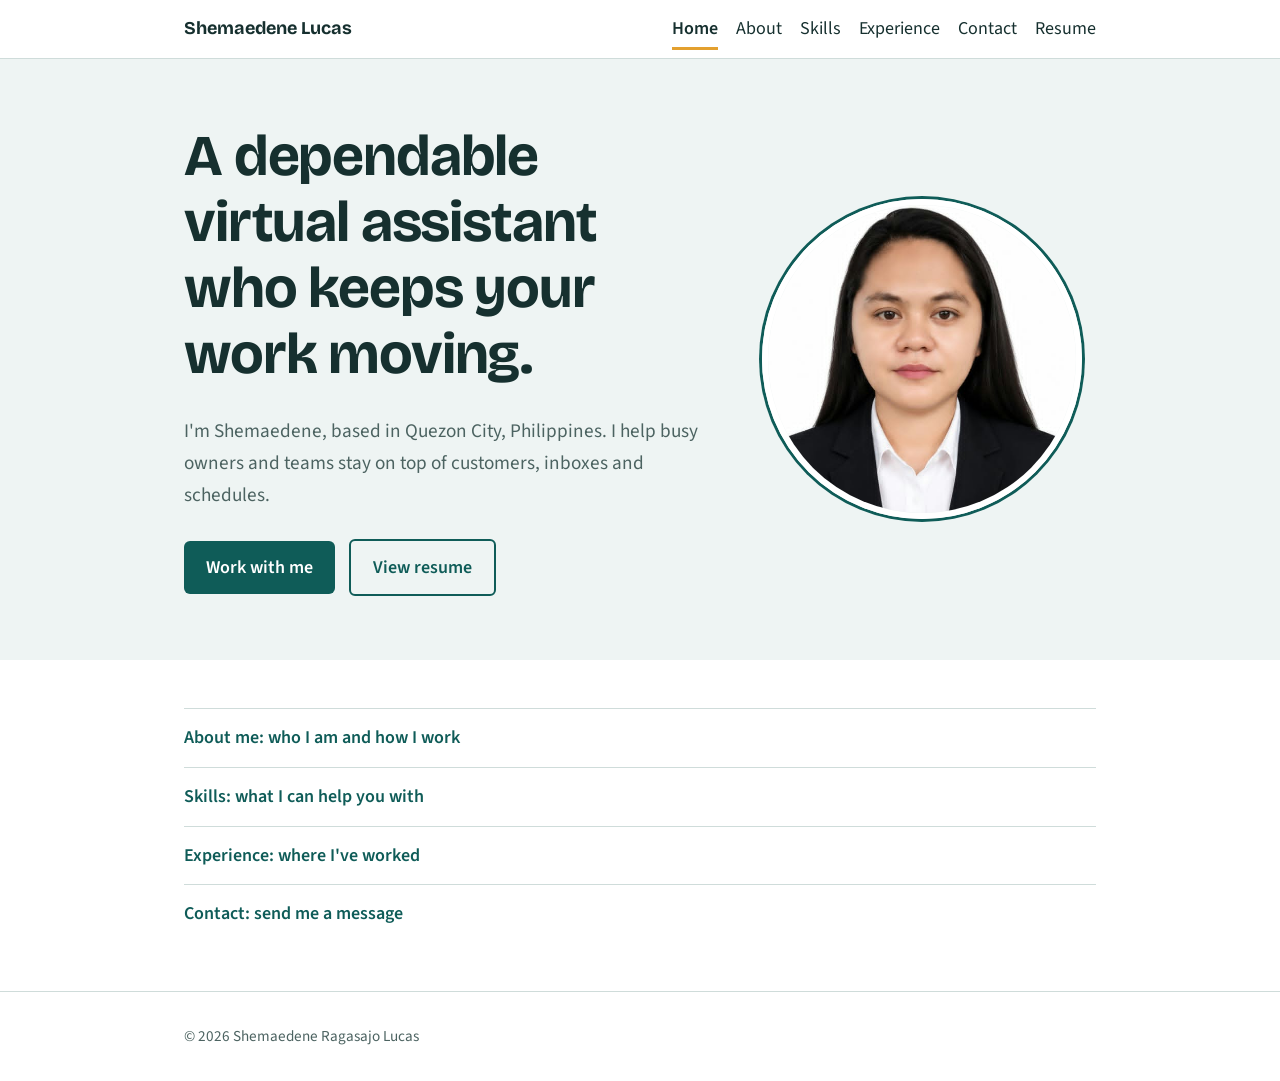
<file: index.html>
<!DOCTYPE html>
<html lang="en">
<head>
<meta charset="utf-8">
<meta name="viewport" content="width=device-width, initial-scale=1">
<title>Home | Shemaedene Lucas, Virtual Assistant</title>
<meta name="description" content="Shemaedene Lucas, an entry-level virtual assistant based in the Philippines offering customer support, email, data entry and scheduling help.">
<link rel="preconnect" href="https://fonts.googleapis.com">
<link rel="preconnect" href="https://fonts.gstatic.com" crossorigin>
<link href="https://fonts.googleapis.com/css2?family=Bricolage+Grotesque:wght@600;700&family=Source+Sans+3:wght@400;600&display=swap" rel="stylesheet">
<link rel="stylesheet" href="style.css">
</head>
<body>
<header class="top"><div class="wrap">
<a class="brand" href="index.html">Shemaedene Lucas</a>
<nav aria-label="Main"><a href="index.html" aria-current="page">Home</a><a href="about.html">About</a><a href="skills.html">Skills</a><a href="experience.html">Experience</a><a href="contact.html">Contact</a><a href="resume.html">Resume</a></nav>
</div></header>
<main>
<div class="hero"><div class="wrap">
<div>
<h1>A dependable virtual assistant who keeps your work moving.</h1>
<p class="lead">I'm Shemaedene, based in Quezon City, Philippines. I help busy owners and teams stay on top of customers, inboxes and schedules.</p>
<a class="btn" href="contact.html">Work with me</a>
<a class="btn alt" href="resume.html">View resume</a>
</div>
<img src="images/photo.jpg" alt="Portrait of Shemaedene Lucas in a black blazer and white collared shirt">
</div></div>
<section><div class="wrap links">
<a href="about.html">About me: who I am and how I work</a>
<a href="skills.html">Skills: what I can help you with</a>
<a href="experience.html">Experience: where I've worked</a>
<a href="contact.html">Contact: send me a message</a>
</div></section>
</main>
<footer><div class="wrap">&copy; 2026 Shemaedene Ragasajo Lucas</div></footer>
</body>
</html>
</file>
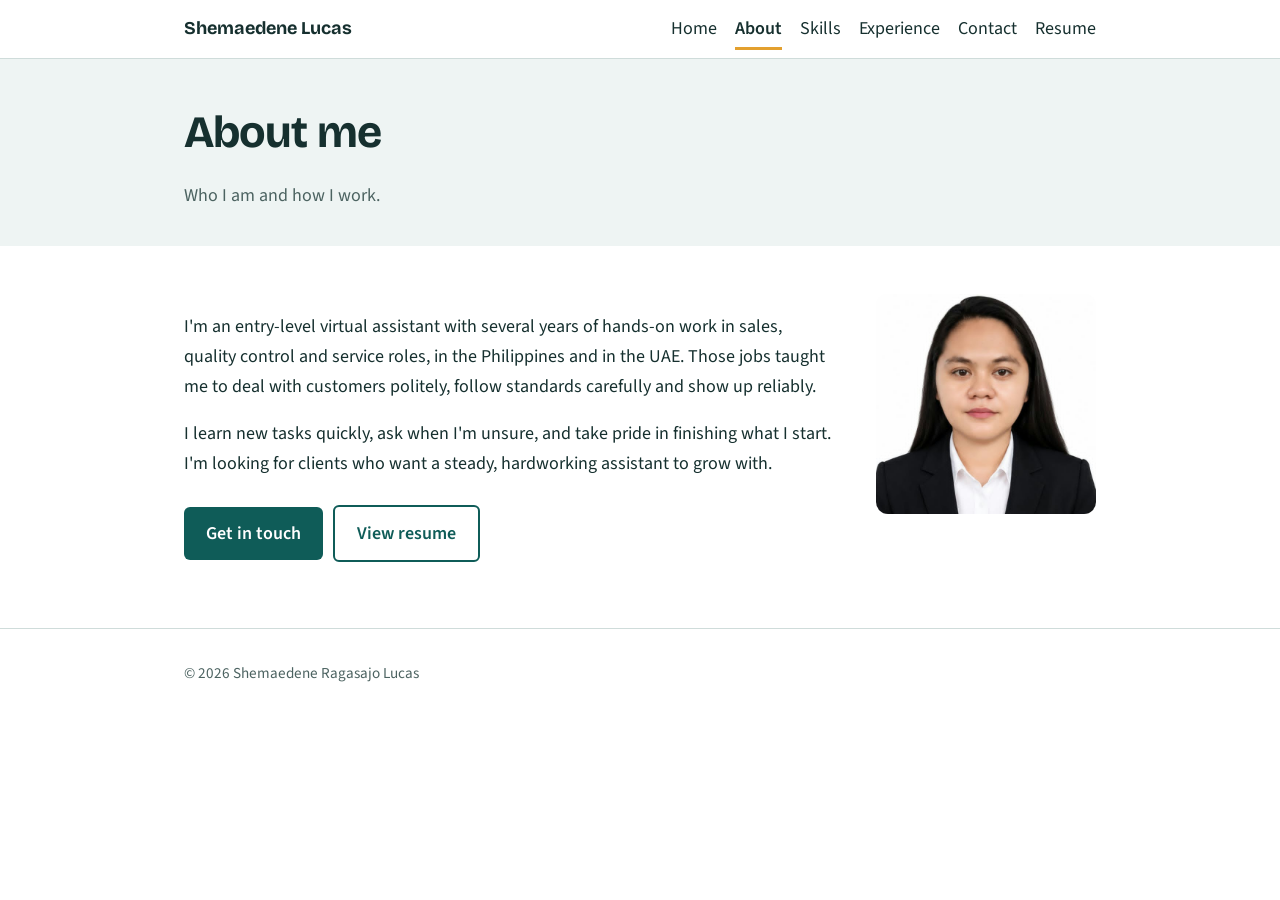
<file: about.html>
<!DOCTYPE html>
<html lang="en">
<head>
<meta charset="utf-8">
<meta name="viewport" content="width=device-width, initial-scale=1">
<title>About | Shemaedene Lucas, Virtual Assistant</title>
<meta name="description" content="Shemaedene Lucas, an entry-level virtual assistant based in the Philippines offering customer support, email, data entry and scheduling help.">
<link rel="preconnect" href="https://fonts.googleapis.com">
<link rel="preconnect" href="https://fonts.gstatic.com" crossorigin>
<link href="https://fonts.googleapis.com/css2?family=Bricolage+Grotesque:wght@600;700&family=Source+Sans+3:wght@400;600&display=swap" rel="stylesheet">
<link rel="stylesheet" href="style.css">
</head>
<body>
<header class="top"><div class="wrap">
<a class="brand" href="index.html">Shemaedene Lucas</a>
<nav aria-label="Main"><a href="index.html">Home</a><a href="about.html" aria-current="page">About</a><a href="skills.html">Skills</a><a href="experience.html">Experience</a><a href="contact.html">Contact</a><a href="resume.html">Resume</a></nav>
</div></header>
<main>
<div class="page-head"><div class="wrap"><h1>About me</h1><p>Who I am and how I work.</p></div></div>
<section><div class="wrap about">
<div>
<p>I'm an entry-level virtual assistant with several years of hands-on work in sales, quality control and service roles, in the Philippines and in the UAE. Those jobs taught me to deal with customers politely, follow standards carefully and show up reliably.</p>
<p>I learn new tasks quickly, ask when I'm unsure, and take pride in finishing what I start. I'm looking for clients who want a steady, hardworking assistant to grow with.</p>
<p><a class="btn" href="contact.html">Get in touch</a><a class="btn alt" href="resume.html">View resume</a></p>
</div>
<img src="images/photo.jpg" alt="Portrait of Shemaedene Lucas">
</div></section>
</main>
<footer><div class="wrap">&copy; 2026 Shemaedene Ragasajo Lucas</div></footer>
</body>
</html>
</file>
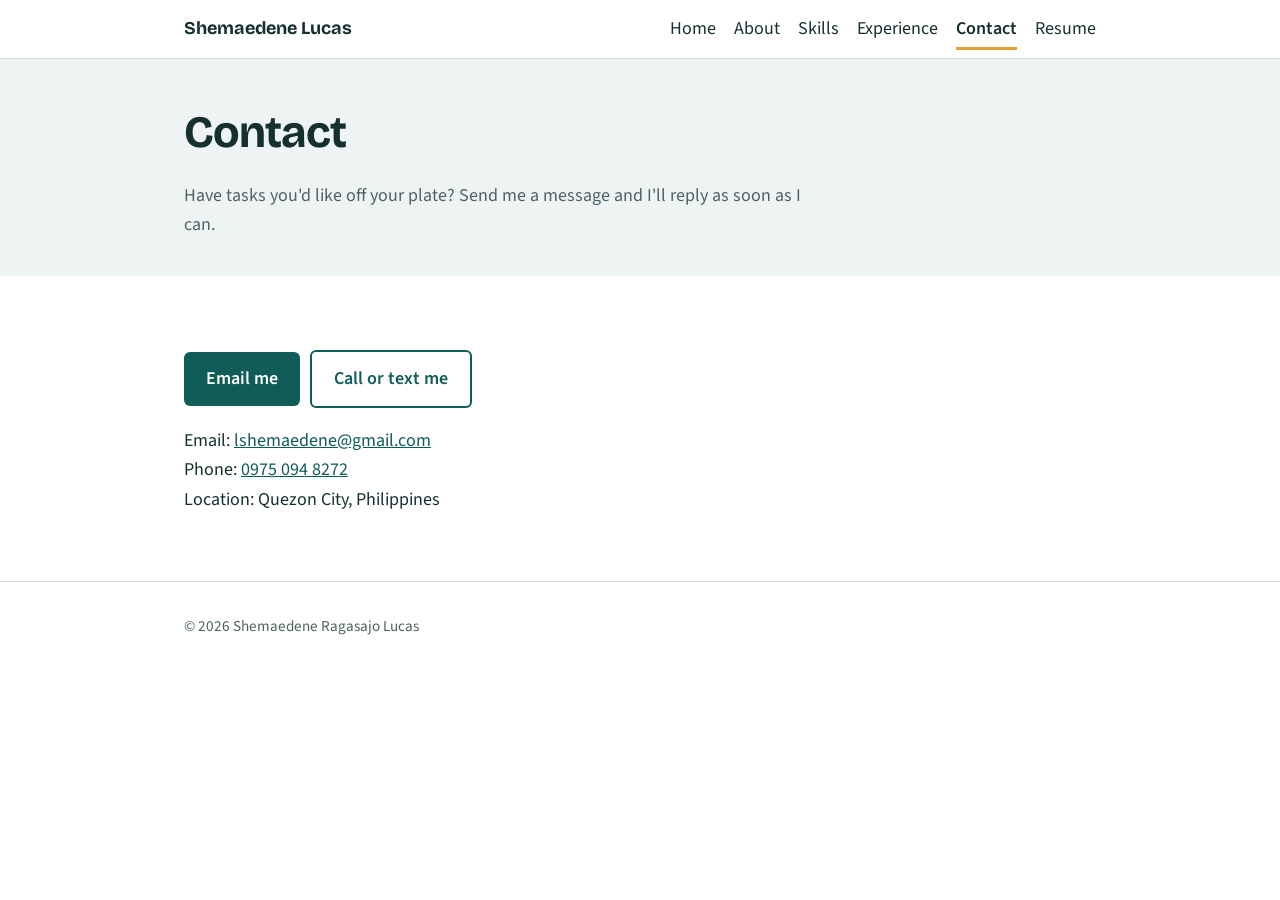
<file: contact.html>
<!DOCTYPE html>
<html lang="en">
<head>
<meta charset="utf-8">
<meta name="viewport" content="width=device-width, initial-scale=1">
<title>Contact | Shemaedene Lucas, Virtual Assistant</title>
<meta name="description" content="Shemaedene Lucas, an entry-level virtual assistant based in the Philippines offering customer support, email, data entry and scheduling help.">
<link rel="preconnect" href="https://fonts.googleapis.com">
<link rel="preconnect" href="https://fonts.gstatic.com" crossorigin>
<link href="https://fonts.googleapis.com/css2?family=Bricolage+Grotesque:wght@600;700&family=Source+Sans+3:wght@400;600&display=swap" rel="stylesheet">
<link rel="stylesheet" href="style.css">
</head>
<body>
<header class="top"><div class="wrap">
<a class="brand" href="index.html">Shemaedene Lucas</a>
<nav aria-label="Main"><a href="index.html">Home</a><a href="about.html">About</a><a href="skills.html">Skills</a><a href="experience.html">Experience</a><a href="contact.html" aria-current="page">Contact</a><a href="resume.html">Resume</a></nav>
</div></header>
<main>
<div class="page-head"><div class="wrap"><h1>Contact</h1><p>Have tasks you'd like off your plate? Send me a message and I'll reply as soon as I can.</p></div></div>
<section><div class="wrap">
<p><a class="btn" href="mailto:lshemaedene@gmail.com">Email me</a><a class="btn alt" href="tel:+639750948272">Call or text me</a></p>
<p>Email: <a href="mailto:lshemaedene@gmail.com">lshemaedene@gmail.com</a><br>Phone: <a href="tel:+639750948272">0975 094 8272</a><br>Location: Quezon City, Philippines</p>
</div></section>
</main>
<footer><div class="wrap">&copy; 2026 Shemaedene Ragasajo Lucas</div></footer>
</body>
</html>
</file>
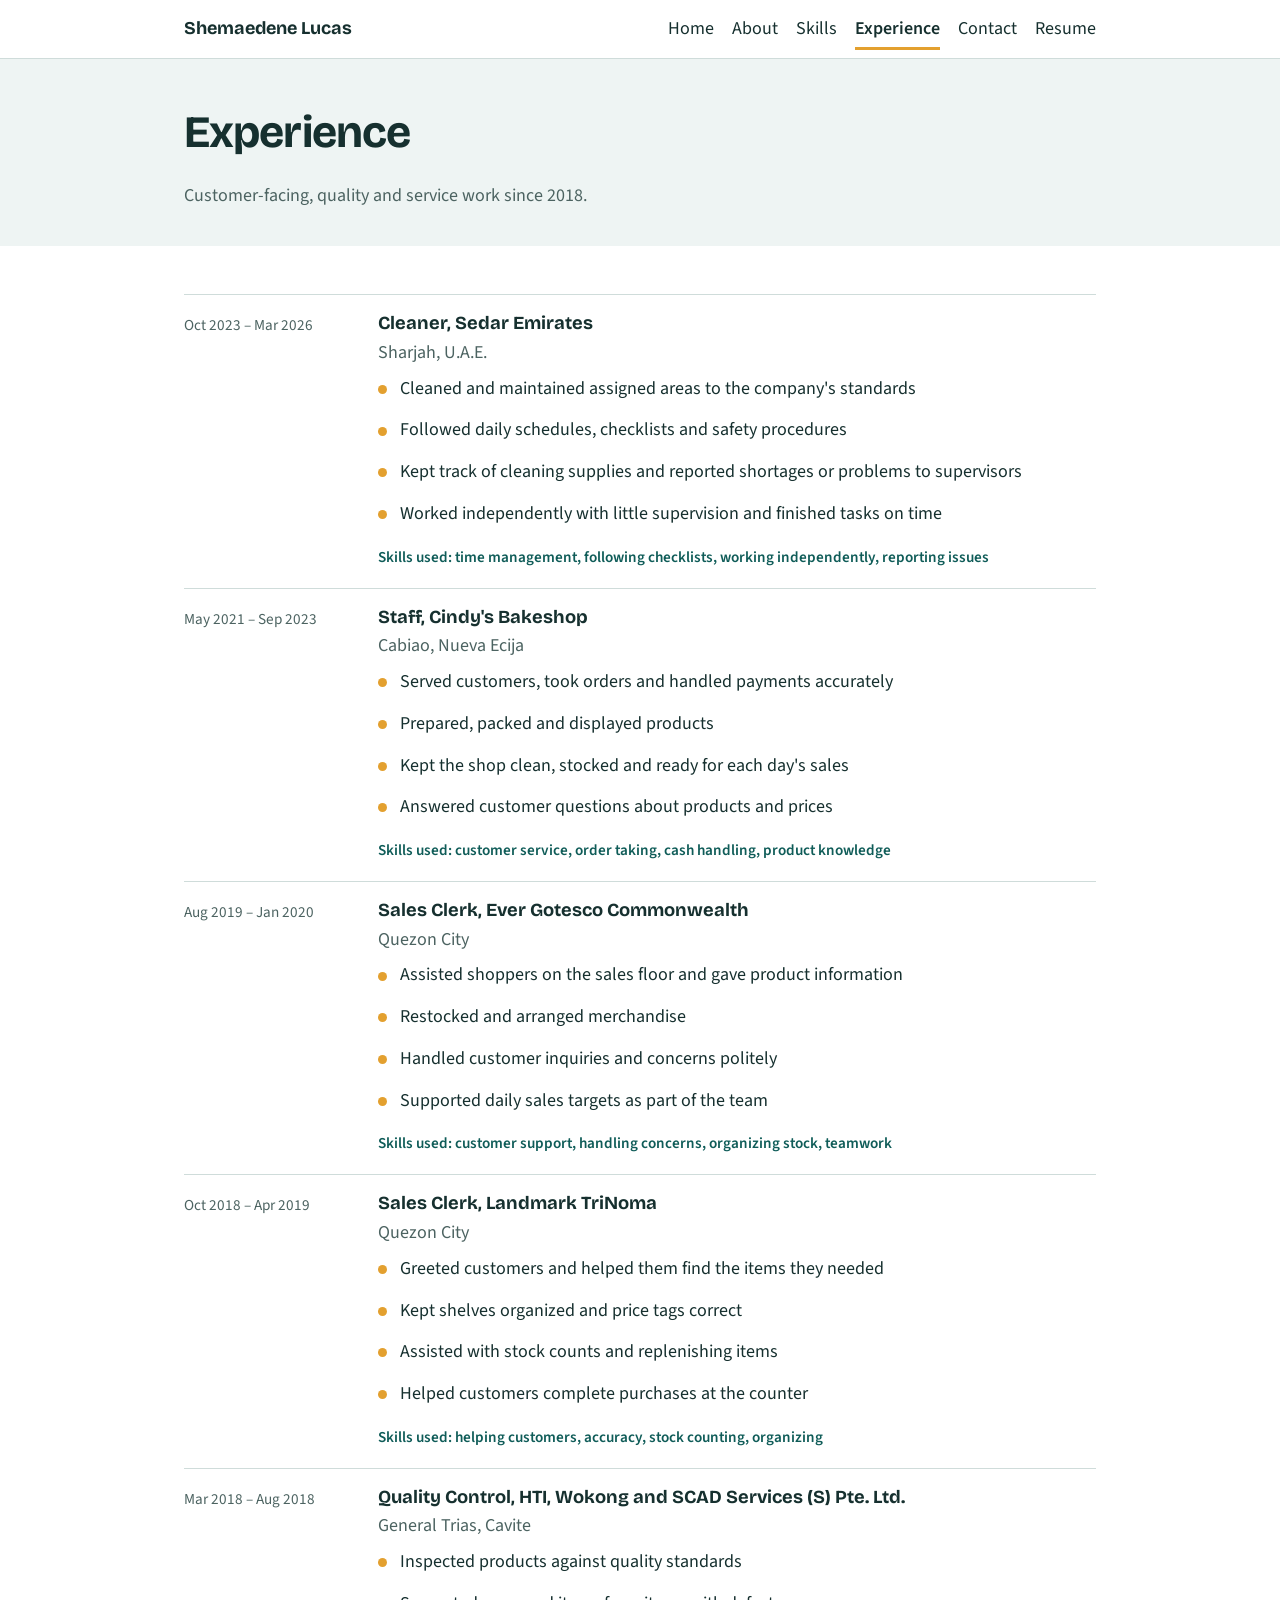
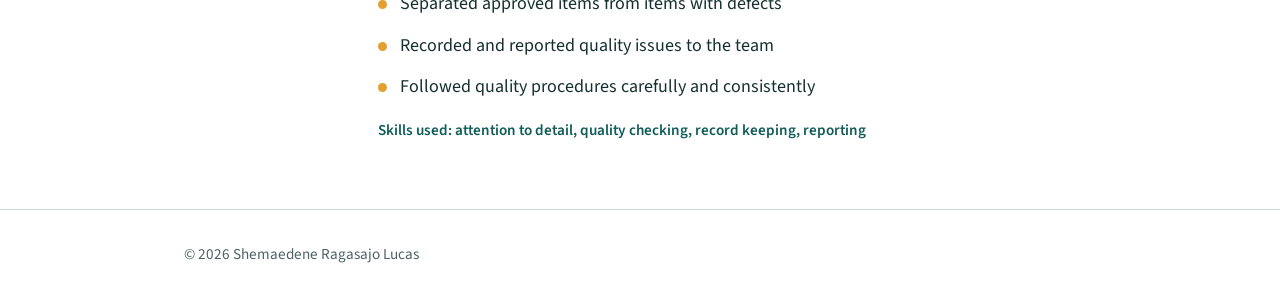
<file: experience.html>
<!DOCTYPE html>
<html lang="en">
<head>
<meta charset="utf-8">
<meta name="viewport" content="width=device-width, initial-scale=1">
<title>Experience | Shemaedene Lucas, Virtual Assistant</title>
<meta name="description" content="Shemaedene Lucas, an entry-level virtual assistant based in the Philippines offering customer support, email, data entry and scheduling help.">
<link rel="preconnect" href="https://fonts.googleapis.com">
<link rel="preconnect" href="https://fonts.gstatic.com" crossorigin>
<link href="https://fonts.googleapis.com/css2?family=Bricolage+Grotesque:wght@600;700&family=Source+Sans+3:wght@400;600&display=swap" rel="stylesheet">
<link rel="stylesheet" href="style.css">
</head>
<body>
<header class="top"><div class="wrap">
<a class="brand" href="index.html">Shemaedene Lucas</a>
<nav aria-label="Main"><a href="index.html">Home</a><a href="about.html">About</a><a href="skills.html">Skills</a><a href="experience.html" aria-current="page">Experience</a><a href="contact.html">Contact</a><a href="resume.html">Resume</a></nav>
</div></header>
<main>
<div class="page-head"><div class="wrap"><h1>Experience</h1><p>Customer-facing, quality and service work since 2018.</p></div></div>
<section><div class="wrap">
<div class="job"><div class="when">Oct 2023 – Mar 2026</div><div><h3>Cleaner, Sedar Emirates</h3><p>Sharjah, U.A.E.</p>
<ul class="clean"><li>Cleaned and maintained assigned areas to the company's standards</li><li>Followed daily schedules, checklists and safety procedures</li><li>Kept track of cleaning supplies and reported shortages or problems to supervisors</li><li>Worked independently with little supervision and finished tasks on time</li></ul>
<p class="used">Skills used: time management, following checklists, working independently, reporting issues</p></div></div>

<div class="job"><div class="when">May 2021 – Sep 2023</div><div><h3>Staff, Cindy's Bakeshop</h3><p>Cabiao, Nueva Ecija</p>
<ul class="clean"><li>Served customers, took orders and handled payments accurately</li><li>Prepared, packed and displayed products</li><li>Kept the shop clean, stocked and ready for each day's sales</li><li>Answered customer questions about products and prices</li></ul>
<p class="used">Skills used: customer service, order taking, cash handling, product knowledge</p></div></div>

<div class="job"><div class="when">Aug 2019 – Jan 2020</div><div><h3>Sales Clerk, Ever Gotesco Commonwealth</h3><p>Quezon City</p>
<ul class="clean"><li>Assisted shoppers on the sales floor and gave product information</li><li>Restocked and arranged merchandise</li><li>Handled customer inquiries and concerns politely</li><li>Supported daily sales targets as part of the team</li></ul>
<p class="used">Skills used: customer support, handling concerns, organizing stock, teamwork</p></div></div>

<div class="job"><div class="when">Oct 2018 – Apr 2019</div><div><h3>Sales Clerk, Landmark TriNoma</h3><p>Quezon City</p>
<ul class="clean"><li>Greeted customers and helped them find the items they needed</li><li>Kept shelves organized and price tags correct</li><li>Assisted with stock counts and replenishing items</li><li>Helped customers complete purchases at the counter</li></ul>
<p class="used">Skills used: helping customers, accuracy, stock counting, organizing</p></div></div>

<div class="job"><div class="when">Mar 2018 – Aug 2018</div><div><h3>Quality Control, HTI, Wokong and SCAD Services (S) Pte. Ltd.</h3><p>General Trias, Cavite</p>
<ul class="clean"><li>Inspected products against quality standards</li><li>Separated approved items from items with defects</li><li>Recorded and reported quality issues to the team</li><li>Followed quality procedures carefully and consistently</li></ul>
<p class="used">Skills used: attention to detail, quality checking, record keeping, reporting</p></div></div>
</div></section>
</main>
<footer><div class="wrap">&copy; 2026 Shemaedene Ragasajo Lucas</div></footer>
</body>
</html>
</file>
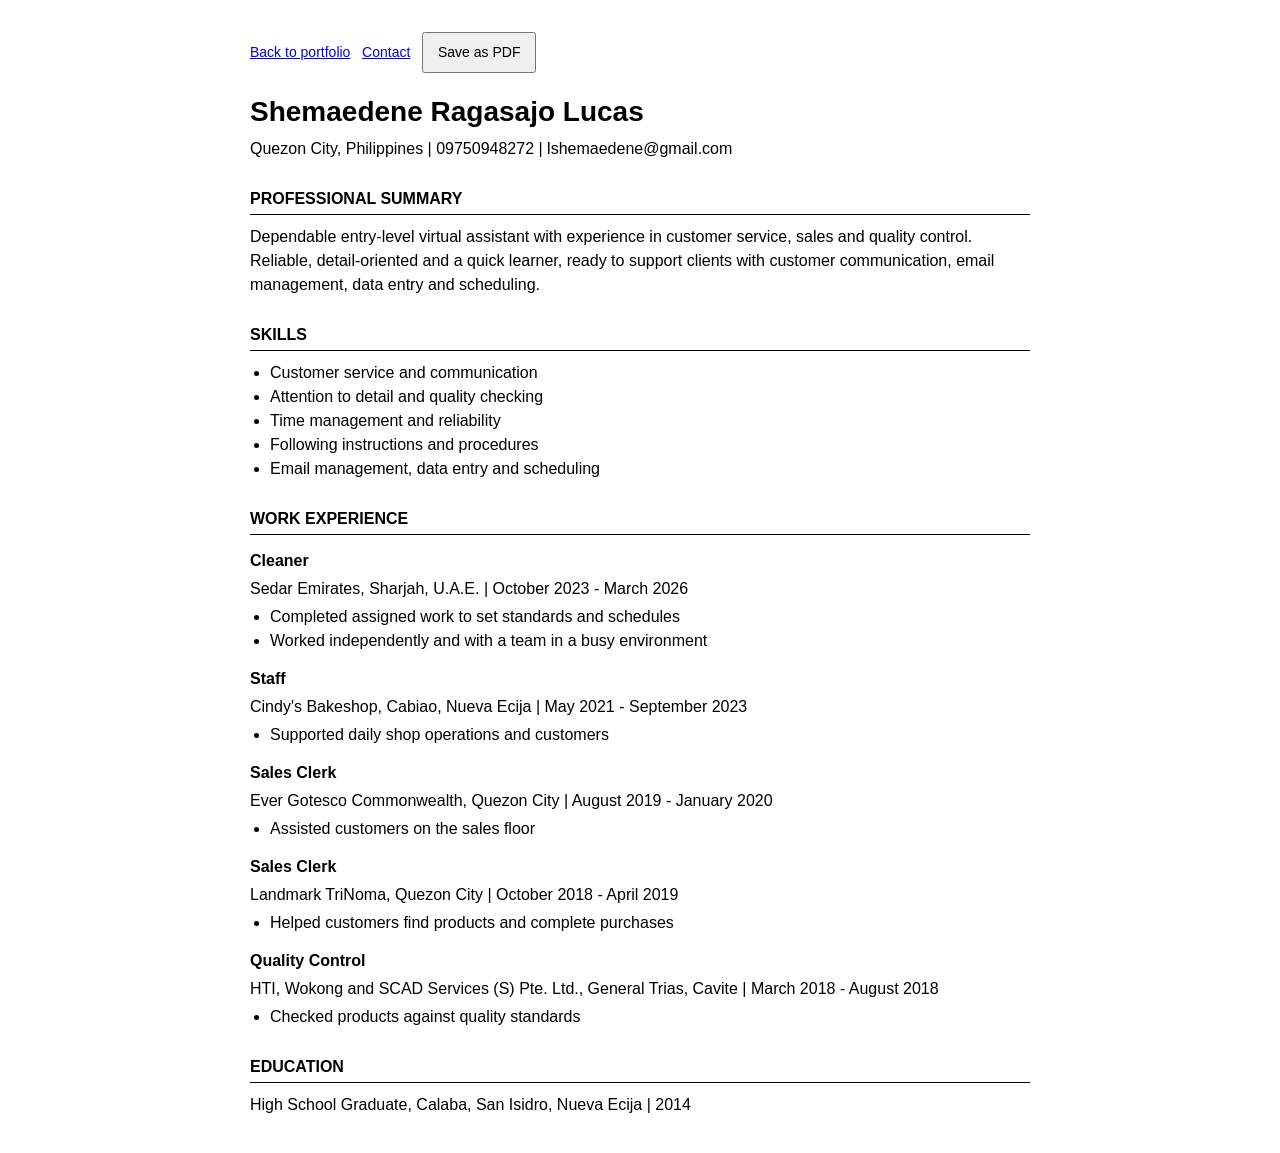
<file: resume.html>
<!DOCTYPE html>
<html lang="en">
<head>
<meta charset="utf-8">
<meta name="viewport" content="width=device-width, initial-scale=1">
<title>Shemaedene Ragasajo Lucas - Resume</title>
<style>
body{font:16px/1.5 Arial,Helvetica,sans-serif;color:#000;max-width:780px;margin:0 auto;padding:32px 24px}
h1{font-size:28px;margin:0 0 4px}
h2{font-size:16px;border-bottom:1.5px solid #000;padding-bottom:3px;margin:26px 0 10px;text-transform:uppercase}
h3{font-size:16px;margin:14px 0 0}
p,ul{margin:4px 0}
ul{padding-left:20px}
.meta{margin:0}
.bar{margin-bottom:18px;font-size:14px}
button{font:inherit;padding:8px 14px;cursor:pointer}
@media print{.bar{display:none}body{padding:0}}
</style>
</head>
<body>
<div class="bar"><a href="index.html">Back to portfolio</a> &nbsp; <a href="contact.html">Contact</a> &nbsp; <button onclick="window.print()">Save as PDF</button></div>

<h1>Shemaedene Ragasajo Lucas</h1>
<p class="meta">Quezon City, Philippines | 09750948272 | lshemaedene@gmail.com</p>

<h2>Professional Summary</h2>
<p>Dependable entry-level virtual assistant with experience in customer service, sales and quality control. Reliable, detail-oriented and a quick learner, ready to support clients with customer communication, email management, data entry and scheduling.</p>

<h2>Skills</h2>
<ul>
<li>Customer service and communication</li>
<li>Attention to detail and quality checking</li>
<li>Time management and reliability</li>
<li>Following instructions and procedures</li>
<li>Email management, data entry and scheduling</li>
</ul>

<h2>Work Experience</h2>
<h3>Cleaner</h3>
<p>Sedar Emirates, Sharjah, U.A.E. | October 2023 - March 2026</p>
<ul><li>Completed assigned work to set standards and schedules</li><li>Worked independently and with a team in a busy environment</li></ul>

<h3>Staff</h3>
<p>Cindy's Bakeshop, Cabiao, Nueva Ecija | May 2021 - September 2023</p>
<ul><li>Supported daily shop operations and customers</li></ul>

<h3>Sales Clerk</h3>
<p>Ever Gotesco Commonwealth, Quezon City | August 2019 - January 2020</p>
<ul><li>Assisted customers on the sales floor</li></ul>

<h3>Sales Clerk</h3>
<p>Landmark TriNoma, Quezon City | October 2018 - April 2019</p>
<ul><li>Helped customers find products and complete purchases</li></ul>

<h3>Quality Control</h3>
<p>HTI, Wokong and SCAD Services (S) Pte. Ltd., General Trias, Cavite | March 2018 - August 2018</p>
<ul><li>Checked products against quality standards</li></ul>

<h2>Education</h2>
<p>High School Graduate, Calaba, San Isidro, Nueva Ecija | 2014</p>
</body>
</html>
</file>
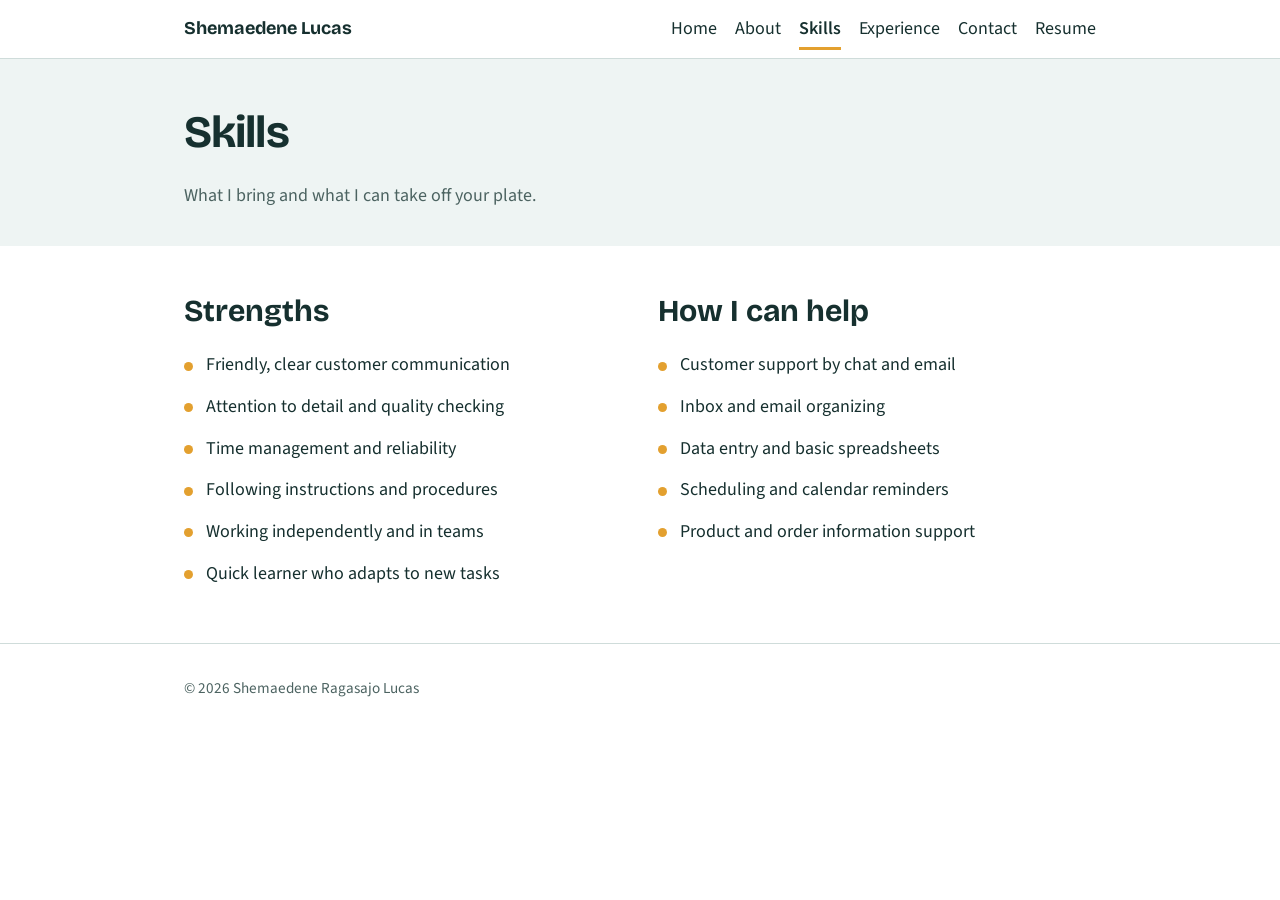
<file: skills.html>
<!DOCTYPE html>
<html lang="en">
<head>
<meta charset="utf-8">
<meta name="viewport" content="width=device-width, initial-scale=1">
<title>Skills | Shemaedene Lucas, Virtual Assistant</title>
<meta name="description" content="Shemaedene Lucas, an entry-level virtual assistant based in the Philippines offering customer support, email, data entry and scheduling help.">
<link rel="preconnect" href="https://fonts.googleapis.com">
<link rel="preconnect" href="https://fonts.gstatic.com" crossorigin>
<link href="https://fonts.googleapis.com/css2?family=Bricolage+Grotesque:wght@600;700&family=Source+Sans+3:wght@400;600&display=swap" rel="stylesheet">
<link rel="stylesheet" href="style.css">
</head>
<body>
<header class="top"><div class="wrap">
<a class="brand" href="index.html">Shemaedene Lucas</a>
<nav aria-label="Main"><a href="index.html">Home</a><a href="about.html">About</a><a href="skills.html" aria-current="page">Skills</a><a href="experience.html">Experience</a><a href="contact.html">Contact</a><a href="resume.html">Resume</a></nav>
</div></header>
<main>
<div class="page-head"><div class="wrap"><h1>Skills</h1><p>What I bring and what I can take off your plate.</p></div></div>
<section><div class="wrap cols">
<div>
<h2>Strengths</h2>
<ul class="clean">
<li>Friendly, clear customer communication</li>
<li>Attention to detail and quality checking</li>
<li>Time management and reliability</li>
<li>Following instructions and procedures</li>
<li>Working independently and in teams</li>
<li>Quick learner who adapts to new tasks</li>
</ul>
</div>
<div>
<!-- EDIT: keep only the services and tools Shemaedene can really do today. -->
<h2>How I can help</h2>
<ul class="clean">
<li>Customer support by chat and email</li>
<li>Inbox and email organizing</li>
<li>Data entry and basic spreadsheets</li>
<li>Scheduling and calendar reminders</li>
<li>Product and order information support</li>
</ul>
</div>
</div></section>
</main>
<footer><div class="wrap">&copy; 2026 Shemaedene Ragasajo Lucas</div></footer>
</body>
</html>
</file>
<file: style.css>
:root{--ink:#16302f;--teal:#0f5c58;--mist:#eef4f3;--line:#cfdcda;--amber:#e3a02f;--bg:#fff;--muted:#4c6361}
*{box-sizing:border-box}
body{margin:0;font:18px/1.65 "Source Sans 3",Arial,sans-serif;color:var(--ink);background:var(--bg)}
h1,h2,h3{font-family:"Bricolage Grotesque",Arial,sans-serif;line-height:1.15;margin:0 0 .5em}
h1{font-size:clamp(2.2rem,5vw,3.6rem);letter-spacing:-.02em}
h2{font-size:1.9rem}
h3{font-size:1.15rem;margin-bottom:.2em}
a{color:var(--teal)}
a:focus-visible,.btn:focus-visible{outline:3px solid var(--amber);outline-offset:3px}
.wrap{max-width:960px;margin:0 auto;padding:0 24px}
header.top{border-bottom:1px solid var(--line)}
header.top .wrap{display:flex;justify-content:space-between;align-items:center;padding-top:14px;padding-bottom:14px;flex-wrap:wrap;gap:8px}
.brand{font-family:"Bricolage Grotesque",Arial,sans-serif;font-weight:700;text-decoration:none;color:var(--ink)}
nav a{margin-left:18px;text-decoration:none;color:var(--ink);padding:6px 0;border-bottom:3px solid transparent}
nav a:hover{border-bottom-color:var(--line)}
nav a[aria-current="page"]{border-bottom-color:var(--amber);font-weight:600}
.hero{background:var(--mist);padding:64px 0}
.hero .wrap{display:grid;grid-template-columns:1.5fr 1fr;gap:40px;align-items:center}
.hero p.lead{font-size:1.2rem;color:var(--muted);max-width:34em}
.hero img{width:100%;max-width:320px;aspect-ratio:1;object-fit:cover;border-radius:50%;border:6px solid #fff;box-shadow:0 0 0 3px var(--teal);justify-self:center}
.btn{display:inline-block;padding:12px 22px;border-radius:6px;background:var(--teal);color:#fff;text-decoration:none;font-weight:600;margin:8px 10px 0 0}
.btn.alt{background:transparent;color:var(--teal);border:2px solid var(--teal)}
.page-head{background:var(--mist);padding:48px 0 36px}
.page-head p{color:var(--muted);margin:0;max-width:36em}
.page-head h1{font-size:clamp(2rem,4vw,2.8rem)}
section{padding:48px 0}
.cols{display:grid;grid-template-columns:repeat(auto-fit,minmax(260px,1fr));gap:36px}
.about{display:grid;grid-template-columns:1fr 220px;gap:40px;align-items:start}
.about img{width:100%;border-radius:12px}
ul.clean{list-style:none;padding:0;margin:0}
ul.clean li{padding:6px 0 6px 22px;position:relative}
ul.clean li::before{content:"";position:absolute;left:0;top:.95em;width:9px;height:9px;background:var(--amber);border-radius:50%}
.job{display:grid;grid-template-columns:170px 1fr;gap:8px 24px;padding:18px 0;border-top:1px solid var(--line)}
.job .when{color:var(--muted);font-size:.95rem}
.job p{margin:.2em 0 0;color:var(--muted)}
.links a{display:block;padding:14px 0;border-top:1px solid var(--line);text-decoration:none;font-weight:600}
footer{padding:32px 0;color:var(--muted);font-size:.95rem;border-top:1px solid var(--line)}
@media(max-width:700px){.hero .wrap,.about{grid-template-columns:1fr}.hero img{order:-1;max-width:220px}.about img{max-width:220px}.job{grid-template-columns:1fr}nav a{margin:0 14px 0 0}}
.job .used{margin-top:10px;color:var(--teal);font-weight:600;font-size:.95rem}
</file>
